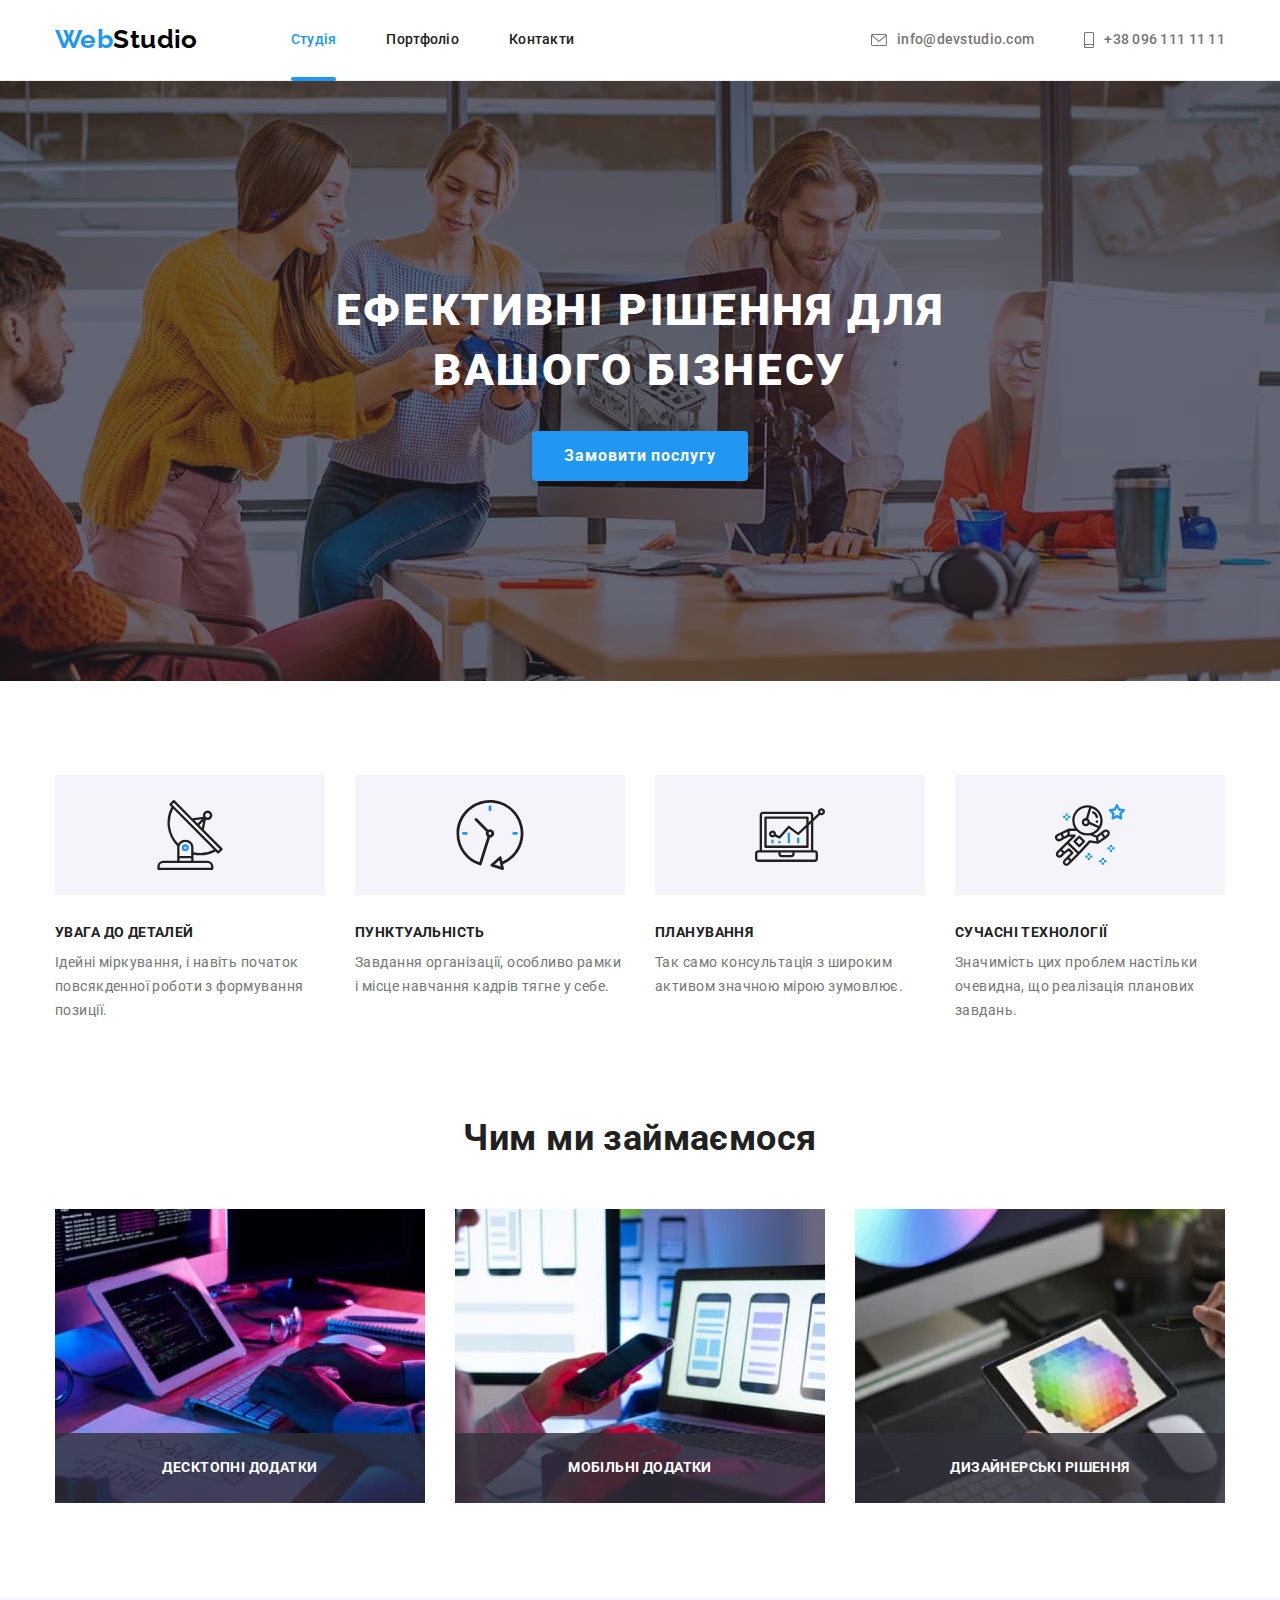
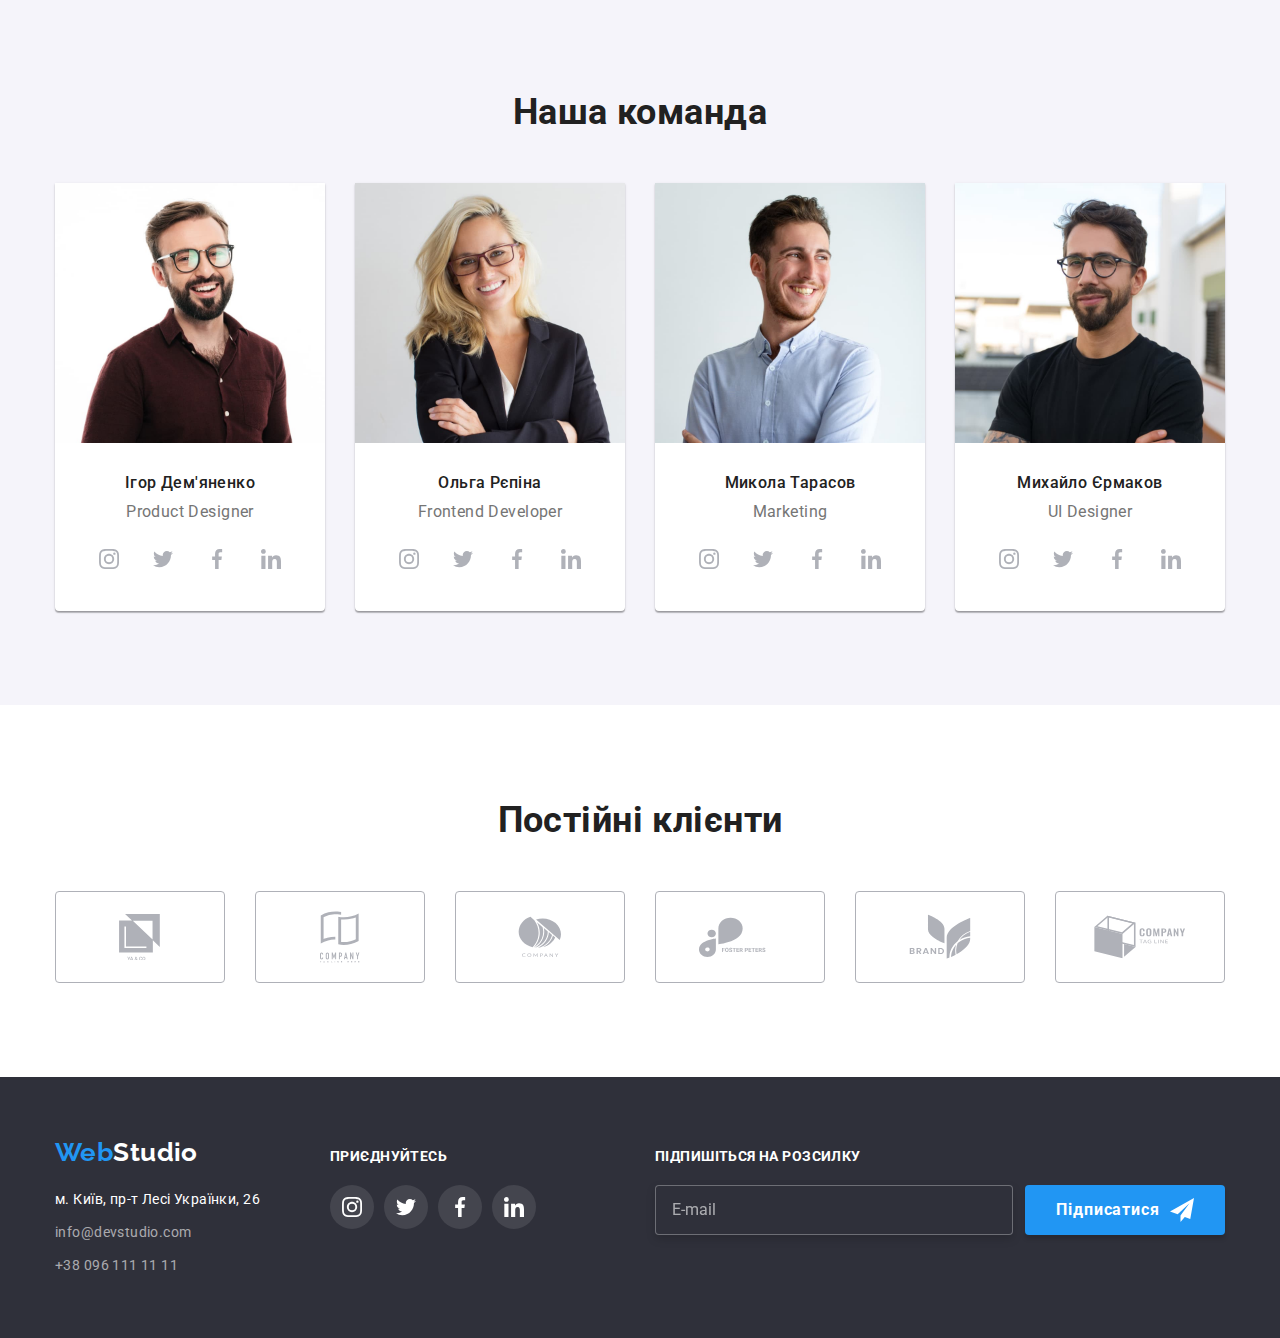
<file: index.html>
<!DOCTYPE html>
<html lang="uk">

<head>
    <meta charset="UTF-8">
    <meta http-equiv="X-UA-Compatible" content="IE=edge">
    <meta name="viewport" content="width=device-width, initial-scale=1.0">
    <title>Студія</title>
    <link rel="preconnect" href="https://fonts.googleapis.com">
    <link rel="preconnect" href="https://fonts.gstatic.com" crossorigin>
    <link
        href="https://fonts.googleapis.com/css2?family=Raleway:wght@700&family=Roboto:wght@400;500;700;900&display=swap"
        rel="stylesheet">
    <link rel="stylesheet"
        href="https://cdnjs.cloudflare.com/ajax/libs/modern-normalize/1.1.0/modern-normalize.min.css">
    <link rel="stylesheet" href="./css/main.min.css">
</head>

<body>
    <header class="header">
        <div class="container header__container">
            <nav class="header__nav">
                <a class="header__logo logo" lang="en" href="./index.html">Web<span
                        class="header__logo--black">Studio</span></a>
                <ul class="nav">
                    <li class="nav__item nav__item--current"><a class="nav__link link nav__link--current"
                            href="./index.html">Студія</a>
                    </li>
                    <li class="nav__item"><a class="nav__link" href="./portfolio.html">Портфоліо</a>
                    </li>
                    <li class="nav__item"><a class="nav__link" href="#">Контакти</a></li>
                </ul>
            </nav>
            <ul class="header-contact">
                <li class="header-contact__item"><a class="header-contact__link" href="mailto:info@devstudio.com"
                        aria-label="Надіслати Email" title="Надіслати Email">
                        <svg class="header-contact__envelope header-contact__icon--right">
                            <use href="./images/icons.svg#icon-envelope"></use>
                        </svg>
                        info@devstudio.com</a>
                </li>
                <li class="header-contact__item"><a class="header-contact__link" href="tel:+380961111111"
                        aria-label="Подзвонити" title="Подзвонити">
                        <svg class="header-contact__smartphone header-contact__icon--right">
                            <use href="./images/icons.svg#icon-smartphone"></use>
                        </svg>
                        +38 096 111 11 11</a>
                </li>
            </ul>
        </div>
    </header>
    <main class="main">
        <section class="hero">
            <div class="container">
                <h1 class="hero__title">Ефективні рішення для вашого бізнесу</h1>
                <button class="hero__btn" type="button" data-modal-open>Замовити послугу</button>
            </div>
        </section>
        <section class="scills">
            <div class="container">
                <h2 class="hidden">Наші переваги</h2>
                <ul class="scills__items">
                    <li class="scills__item">
                        <div class="scills__icons">
                            <svg class="scills__svg">
                                <use href="./images/icons.svg#icon-antenna"></use>
                            </svg>
                        </div>
                        <h3 class="scills__subtitle">Увага до деталей</h3>
                        <p class="scills__text">Ідейні міркування, і навіть початок повсякденної роботи з формування
                            позиції.
                        </p>
                    </li>
                    <li class="scills__item">
                        <div class="scills__icons">
                            <svg class="scills__svg">
                                <use href="./images/icons.svg#icon-clock"></use>
                            </svg>
                        </div>
                        <h3 class="scills__subtitle">Пунктуальність</h3>
                        <p class="scills__text">Завдання організації, особливо рамки і місце навчання кадрів тягне у
                            себе.
                        </p>
                    </li>
                    <li class="scills__item">
                        <div class="scills__icons">
                            <svg class="scills__svg">
                                <use href="./images/icons.svg#icon-diagram"></use>
                            </svg>
                        </div>
                        <h3 class="scills__subtitle">Планування</h3>
                        <p class="scills__text">Так само консультація з широким активом значною мірою зумовлює.</p>
                    </li>
                    <li class="scills__item">
                        <div class="scills__icons">
                            <svg class="scills__svg">
                                <use href="./images/icons.svg#icon-astronaut"></use>
                            </svg>
                        </div>
                        <h3 class="scills__subtitle">Сучасні технології</h3>
                        <p class="scills__text">Значимість цих проблем настільки очевидна, що реалізація планових
                            завдань.
                        </p>
                    </li>
                </ul>
            </div>
        </section>
        <section class="work">
            <div class="container">
                <h2 class="work__title">Чим ми займаємося</h2>
                <ul class="work__items">
                    <li class="work__item">
                        <img src="./images/img_1.jpg" alt="Людина набирає текст на планшеті">
                        <h3 class="work__subtitle">Десктопні додатки</h3>
                    </li>

                    <li class="work__item">
                        <img src="./images/img_2.jpg" alt="На екрані ноутбука макети смартфонів">
                        <h3 class="work__subtitle">Мобільні додатки</h3>
                    </li>

                    <li class="work__item">
                        <img src="./images/img_3.jpg" alt="Людина обирає колір графіки на екрані планшета">
                        <h3 class="work__subtitle">Дизайнерські рішення</h3>
                    </li>
                </ul>
            </div>
        </section>
        <section class="team">
            <div class="container">
                <h2 class="team__title">Наша команда</h2>
                <ul class="team__items">
                    <li class="team__item">
                        <img src="./images/prod_designer.jpg" alt="Фото Ігор Дем'яненко">
                        <div class="team__content">
                            <h3 class="team__subtitle">Ігор Дем'яненко</h3>
                            <p class="team__text" lang="en">Product Designer</p>
                            <ul class="team__social-items">
                                <li class="team__social-item">
                                    <a class="team__social-link" href="#" target="_blank" aria-label="Профіль Instagram"
                                        title="Профіль Instagram">
                                        <svg class="team__social-svg">
                                            <use href="./images/icons.svg#icon-instagram"></use>
                                        </svg>
                                    </a>
                                </li>
                                <li class="team__social-item">
                                    <a class="team__social-link" href="#" target="_blank" aria-label="Профіль Twitter"
                                        title="Профіль Twitter">
                                        <svg class="team__social-svg">
                                            <use href="./images/icons.svg#icon-twitter"></use>
                                        </svg>
                                    </a>
                                </li>
                                <li class="team__social-item">
                                    <a class="team__social-link" href="#" target="_blank" aria-label="Профіль Facebook"
                                        title="Профіль Facebook">
                                        <svg class="team__social-svg">
                                            <use href="./images/icons.svg#icon-facebook"></use>
                                        </svg>
                                    </a>
                                </li>
                                <li class="team__social-item">
                                    <a class="team__social-link" href="#" target="_blank" aria-label="Профіль Linkedin"
                                        title="Профіль Linkedin">
                                        <svg class="team__social-svg">
                                            <use href="./images/icons.svg#icon-linkedin"></use>
                                        </svg>
                                    </a>
                                </li>
                            </ul>
                        </div>
                    </li>
                    <li class="team__item">
                        <img src="./images/developer.jpg" alt="Фото Ольга Рєпіна">
                        <div class="team__content">
                            <h3 class="team__subtitle">Ольга Рєпіна</h3>
                            <p class="team__text" lang="en">Frontend Developer</p>
                            <ul class="team__social-items">
                                <li class="team__social-item">
                                    <a class="team__social-link" href="#" target="_blank" aria-label="Профіль Instagram"
                                        title="Профіль Instagram">
                                        <svg class="team__social-svg">
                                            <use href="./images/icons.svg#icon-instagram"></use>
                                        </svg>
                                    </a>
                                </li>
                                <li class="team__social-item">
                                    <a class="team__social-link" href="#" target="_blank" aria-label="Профіль Twitter"
                                        title="Профіль Twitter">
                                        <svg class="team__social-svg">
                                            <use href="./images/icons.svg#icon-twitter"></use>
                                        </svg>
                                    </a>
                                </li>
                                <li class="team__social-item">
                                    <a class="team__social-link" href="#" target="_blank" aria-label="Профіль Facebook"
                                        title="Профіль Facebook">
                                        <svg class="team__social-svg">
                                            <use href="./images/icons.svg#icon-facebook"></use>
                                        </svg>
                                    </a>
                                </li>
                                <li class="team__social-item">
                                    <a class="team__social-link" href="#" target="_blank" aria-label="Профіль Linkedin"
                                        title="Профіль Linkedin">
                                        <svg class="team__social-svg">
                                            <use href="./images/icons.svg#icon-linkedin"></use>
                                        </svg>
                                    </a>
                                </li>
                            </ul>
                        </div>
                    </li>
                    <li class="team__item">
                        <img src="./images/marketing.jpg" alt=" Фото Микола Тарасов">
                        <div class="team__content">
                            <h3 class="team__subtitle">Микола Тарасов</h3>
                            <p class="team__text" lang="en">Marketing</p>
                            <ul class="team__social-items">
                                <li class="team__social-item">
                                    <a class="team__social-link" href="#" target="_blank" aria-label="Профіль Instagram"
                                        title="Профіль Instagram">
                                        <svg class="team__social-svg">
                                            <use href="./images/icons.svg#icon-instagram"></use>
                                        </svg>
                                    </a>
                                </li>
                                <li class="team__social-item">
                                    <a class="team__social-link" href="#" target="_blank" aria-label="Профіль Twitter"
                                        title="Профіль Twitter">
                                        <svg class="team__social-svg">
                                            <use href="./images/icons.svg#icon-twitter"></use>
                                        </svg>
                                    </a>
                                </li>
                                <li class="team__social-item">
                                    <a class="team__social-link" href="#" target="_blank" aria-label="Профіль Facebook"
                                        title="Профіль Facebook">
                                        <svg class="team__social-svg">
                                            <use href="./images/icons.svg#icon-facebook"></use>
                                        </svg>
                                    </a>
                                </li>
                                <li class="team__social-item">
                                    <a class="team__social-link" href="#" target="_blank" aria-label="Профіль Linkedin"
                                        title="Профіль Linkedin">
                                        <svg class="team__social-svg">
                                            <use href="./images/icons.svg#icon-linkedin"></use>
                                        </svg>
                                    </a>
                                </li>
                            </ul>
                        </div>
                    </li>
                    <li class="team__item">
                        <img src="./images/ui_designer.jpg" alt="Фото Михайло Єрмаков">
                        <div class="team__content">
                            <h3 class="team__subtitle">Михайло Єрмаков</h3>
                            <p class="team__text" lang="en">UI Designer</p>
                            <ul class="team__social-items">
                                <li class="team__social-item">
                                    <a class="team__social-link" href="#" target="_blank" aria-label="Профіль Instagram"
                                        title="Профіль Instagram">
                                        <svg class="team__social-svg">
                                            <use href="./images/icons.svg#icon-instagram"></use>
                                        </svg>
                                    </a>
                                </li>
                                <li class="team__social-item">
                                    <a class="team__social-link" href="#" target="_blank" aria-label="Профіль Twitter"
                                        title="Профіль Twitter">
                                        <svg class="team__social-svg">
                                            <use href="./images/icons.svg#icon-twitter"></use>
                                        </svg>
                                    </a>
                                </li>
                                <li class="team__social-item">
                                    <a class="team__social-link" href="#" target="_blank" aria-label="Профіль Facebook"
                                        title="Профіль Facebook">
                                        <svg class="team__social-svg">
                                            <use href="./images/icons.svg#icon-facebook"></use>
                                        </svg>
                                    </a>
                                </li>
                                <li class="team__social-item">
                                    <a class="team__social-link" href="#" target="_blank" aria-label="Профіль Linkedin"
                                        title="Профіль Linkedin">
                                        <svg class="team__social-svg">
                                            <use href="./images/icons.svg#icon-linkedin"></use>
                                        </svg>
                                    </a>
                                </li>
                            </ul>
                        </div>
                    </li>
                </ul>
            </div>
        </section>
        <section class="clients">
            <div class="container">
                <h2 class="clients__title">Постійні клієнти</h2>
                <ul class="clients__items">
                    <li class="clients__item">
                        <a class="clients__link" href="" aria-label="YA & CO" title="YA & CO">
                            <svg class="clients__svg company-1">
                                <use href="./images/icons.svg#icon-company_1"></use>
                            </svg>
                        </a>
                    </li>
                    <li class="clients__item">
                        <a class="clients__link" href="" aria-label="Company tagline here" title="Company tagline here">
                            <svg class="clients__svg company-2">
                                <use href="./images/icons.svg#icon-company_2"></use>
                            </svg>
                        </a>
                    </li>
                    <li class="clients__item">
                        <a class="clients__link" href="" aria-label="Company" title="Company">
                            <svg class="clients__svg company-3">
                                <use href="./images/icons.svg#icon-company_3"></use>
                            </svg>
                        </a>
                    </li>
                    <li class="clients__item">
                        <a class="clients__link" href="" aria-label="Foster Peters" title="Foster Peters">
                            <svg class="clients__svg company-4">
                                <use href="./images/icons.svg#icon-company_4"></use>
                            </svg>
                        </a>
                    </li>
                    <li class="clients__item">
                        <a class="clients__link" href="" aria-label="Brand" title="Brand">
                            <svg class="clients__svg company-5">
                                <use href="./images/icons.svg#icon-company_5"></use>
                            </svg>
                        </a>
                    </li>
                    <li class="clients__item">
                        <a class="clients__link" href="" aria-label="Company Tag Line" title="Company Tag Line">
                            <svg class="clients__svg company-6">
                                <use href="./images/icons.svg#icon-company_6"></use>
                            </svg>
                        </a>
                    </li>
                </ul>
            </div>
        </section>
    </main>
    <footer class="footer">
        <div class="container">
            <div class="footer__flex">
                <div class="footer__contacts">
                    <a class="footer__logo logo" lang="en" href="./index.html">Web<span
                            class="footer__logo--white">Studio</span></a>
                    <address>
                        <ul class="footer__items">
                            <li class="footer__item"><a class="footer__link footer__link--white" href="
                                            https://goo.gl/maps/CPtrU1FHBa2aNyZL9" target="_blank"
                                    rel="noopener noreferrer nofollow">м.
                                    Київ, пр-т Лесі
                                    Українки, 26</a></li>
                            <li class="footer__item"><a class="footer__link"
                                    href="mailto:info@devstudio.com">info@devstudio.com</a>
                            </li>
                            <li class="footer__item"><a class="footer__link" href="tel:+380961111111">+38 096 111
                                    11 11</a>
                            </li>
                        </ul>
                    </address>
                </div>
                <div class="footer__social">
                    <h2 class="footer__subtitle">Приєднуйтесь</h2>
                    <ul class="footer__social-items">
                        <li class="footer__social-item">
                            <a class="footer__social-link" href="#" target="_blank" aria-label="Логотип Instagram"
                                title="Підписуйтесь у Instagram">
                                <svg class="footer__social-svg">
                                    <use href="./images/icons.svg#icon-instagram"></use>
                                </svg>
                            </a>
                        </li>
                        <li class="footer__social-item">
                            <a class="footer__social-link" href="#" target="_blank" aria-label="Логотип Twitter"
                                title="Підписуйтесь у Twitter">
                                <svg class="footer__social-svg">
                                    <use href="./images/icons.svg#icon-twitter"></use>
                                </svg>
                            </a>
                        </li>
                        <li class="footer__social-item">
                            <a class="footer__social-link" href="#" target="_blank" aria-label="Логотип Facebook"
                                title="Підписуйтесь у Facebook">
                                <svg class="footer__social-svg">
                                    <use href="./images/icons.svg#icon-facebook"></use>
                                </svg>
                            </a>
                        </li>
                        <li class="footer__social-item">
                            <a class="footer__social-link" href="#" target="_blank" aria-label="Логотип Linkedin"
                                title="Підписуйтесь у Linkedin">
                                <svg class="footer__social-svg">
                                    <use href="./images/icons.svg#icon-linkedin"></use>
                                </svg>
                            </a>
                        </li>
                    </ul>
                </div>
                <form class="footer__form">
                    <div class="footer__form-subscribe">
                        <h2 class="hidden">Підписатися на розсилку</h2>
                        <label class="footer__form-label" for="subscribe-email">Підпишіться на розсилку</label>
                        <input class="footer__form-email" type="email" name="subscribe-email" id="subscribe-email"
                            placeholder="E-mail" required>
                    </div>
                    <button class="footer__form-button" type="submit">Підписатися
                        <svg class="footer__form-svg">
                            <use href="./images/icons.svg#icon-telegram"></use>
                        </svg>
                    </button>
                </form>
            </div>
        </div>
    </footer>
    <div class="backdrop is-hidden" data-modal>
        <div class="modal">
            <button class="modal__close" type="button" data-modal-close>
                <svg class="modal__svg">
                    <use href="./images/icons.svg#icon-closemodal"></use>
                </svg>
            </button>
            <form class="form">
                <p class="form__title">Залиште свої дані, ми вам передзвонимо</p>
                <div class="form__input-container">
                    <div class="form__field">
                        <label class="form__label" for="name">Ім'я</label>
                        <input class="form__input" type="text" name="name" id="name" required>
                        <svg class="form__svg">
                            <use href="./images/icons.svg#icon-person"></use>
                        </svg>
                    </div>
                    <div class="form__field">
                        <label class="form__label" for="tel">Телефон</label>
                        <input class="form__input" type="tel" name="tel" id="tel" required>
                        <svg class="form__svg">
                            <use href="./images/icons.svg#icon-phone"></use>
                        </svg>
                    </div>
                    <div class="form__field">
                        <label class="form__label" for="email">Пошта</label>
                        <input class="form__input" type="email" name="email" id="email" required>
                        <svg class="form__svg">
                            <use href="./images/icons.svg#icon-email"></use>
                        </svg>
                    </div>
                    <div class="form__field">
                        <label class="form__label" for="comment">Коментар</label>
                        <textarea class="form__comment form__comment--decor" name="comment" placeholder="Введіть текст"
                            id="comment"></textarea>
                    </div>
                </div>
                <div class="form__checkbox-container">
                    <label class="form__checkbox-label" for="policy">
                        <input class="form__checkbox" type="checkbox" name="policy" id="policy">
                        <svg class="form__checkbox-svg">
                            <use href="./images/icons.svg#icon-check"></use>
                        </svg>
                        <span>Погоджуюся з розсилкою та приймаю</span>&nbsp;
                        <a class="form__checkbox-link" href="#">Умови договору</a>
                    </label>
                </div>
                <button class="form__button" type="submit">Відправити</button>
            </form>
        </div>
    </div>
    <script src="./js/modal.js"></script>
</body>

</html>
</file>
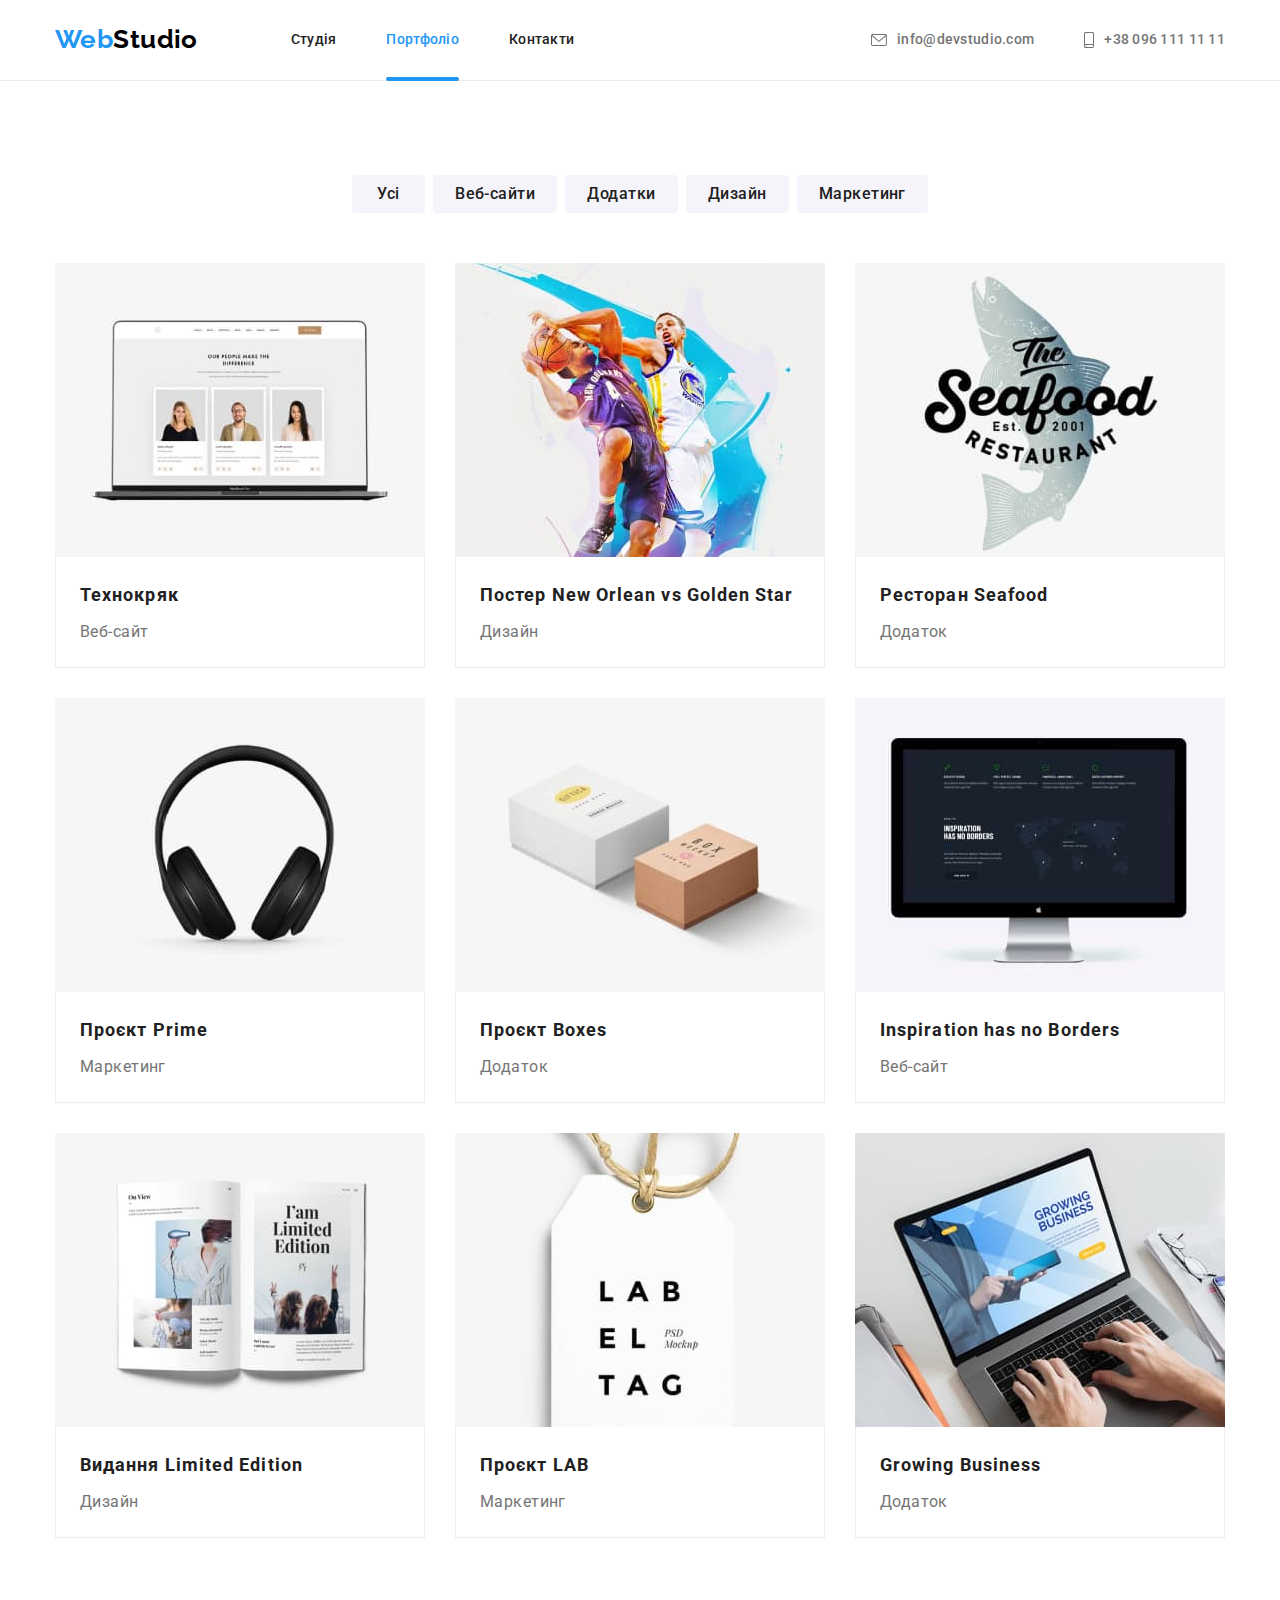
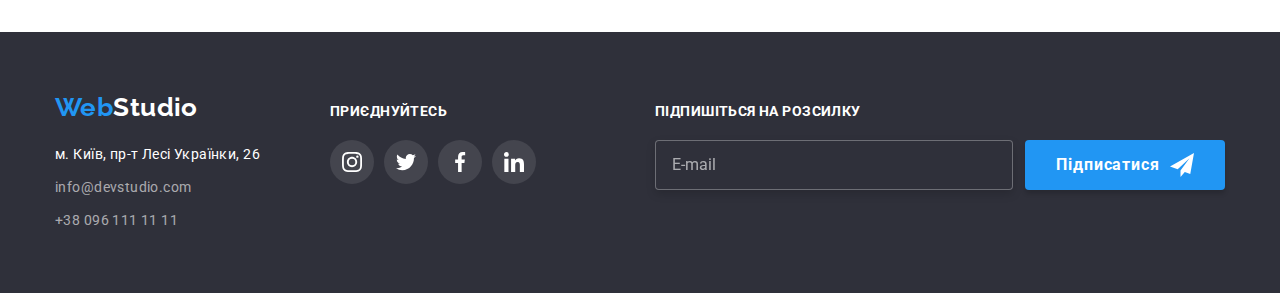
<file: portfolio.html>
<!DOCTYPE html>
<html lang="uk">

<head>
    <meta charset="UTF-8">
    <meta http-equiv="X-UA-Compatible" content="IE=edge">
    <meta name="viewport" content="width=device-width, initial-scale=1.0">
    <title>Портфоліо</title>
    <link rel="preconnect" href="https://fonts.googleapis.com">
    <link rel="preconnect" href="https://fonts.gstatic.com" crossorigin>
    <link
        href="https://fonts.googleapis.com/css2?family=Raleway:wght@700&family=Roboto:wght@400;500;700;900&display=swap"
        rel="stylesheet">
    <link rel="stylesheet"
        href="https://cdnjs.cloudflare.com/ajax/libs/modern-normalize/1.1.0/modern-normalize.min.css">
    <link rel="stylesheet" href="./css/main.min.css">
</head>

<body>
    <header class="header">
        <div class="container header__container">
            <nav class="header__nav">
                <a class="header__logo logo" lang="en" href="./index.html">Web<span
                        class="header__logo--black">Studio</span></a>
                <ul class="nav">
                    <li class="nav__item"><a class="nav__link" href="./index.html">Студія</a>
                    </li>
                    <li class="nav__item nav__item--current"><a class="nav__link nav__link--current"
                            href="./portfolio.html">Портфоліо</a>
                    </li>
                    <li class="nav__item"><a class="nav__link" href="#">Контакти</a></li>
                </ul>
            </nav>
            <ul class="header-contact">
                <li class="header-contact__item"><a class="header-contact__link" href="mailto:info@devstudio.com"
                        aria-label="Надіслати Email" title="Надіслати Email">
                        <svg class="header-contact__envelope header-contact__icon--right">
                            <use href="./images/icons.svg#icon-envelope"></use>
                        </svg>
                        info@devstudio.com</a>
                </li>
                <li class="header-contact__item"><a class="header-contact__link" href="tel:+380961111111"
                        aria-label="Подзвонити" title="Подзвонити">
                        <svg class="header-contact__smartphone header-contact__icon--right">
                            <use href="./images/icons.svg#icon-smartphone"></use>
                        </svg>
                        +38 096 111 11 11</a>
                </li>
            </ul>
        </div>
    </header>
    <main>
        <section class="portfolio-filter portfolio-card">
            <div class="container">
                <h1 class="hidden">Портфоліо</h1>
                <!-- Фильтр на странице портфолио -->
                <ul class="portfolio-filter__items">
                    <li class="portfolio-filter__item"><button class="portfolio-filter__button"
                            type="button">Усі</button></li>
                    <li class="portfolio-filter__item"><button class="portfolio-filter__button"
                            type="button">Веб-сайти</button>
                    </li>
                    <li class="portfolio-filter__item"><button class="portfolio-filter__button"
                            type="button">Додатки</button></li>
                    <li class="portfolio-filter__item"><button class="portfolio-filter__button"
                            type="button">Дизайн</button></li>
                    <li class="portfolio-filter__item"><button class="portfolio-filter__button"
                            type="button">Маркетинг</button>
                    </li>
                </ul>
                <!-- Готовые проекты -->
                <ul class="portfolio-card__items">
                    <li class="portfolio-card__item">
                        <a class="portfolio-card__link" href="">
                            <div class="portfolio-card__overlay">
                                <img src="images/techno_crack.jpg" alt="Ноутбук з картками">
                                <p class="portfolio-card__text">Ресурс пропонує комплексні пропозиції з різним рівнем
                                    функціоналу та сервісів. Все це дозволить відвідувачу отримати
                                    вичерпні відомості про компанію чи приватну особу.</p>
                            </div>
                            <div class="portfolio-card__content">
                                <h2 class="portfolio-card__subtitle">Технокряк</h2>
                                <p class="portfolio-card__description">Веб-сайт</p>
                            </div>
                        </a>
                    </li>
                    <li class="portfolio-card__item">
                        <a class="portfolio-card__link" href="">
                            <div class="portfolio-card__overlay">
                                <img src="images/orlean_star.jpg" alt="Два баскетболісти у стрибку">
                                <p class="portfolio-card__text">Ресурс пропонує комплексні пропозиції з різним рівнем
                                    функціоналу та сервісів. Все це дозволить відвідувачу отримати
                                    вичерпні відомості про компанію чи приватну особу.</p>
                            </div>
                            <div class="portfolio-card__content">
                                <h2 class="portfolio-card__subtitle">Постер New Orlean vs Golden Star</h2>
                                <p class="portfolio-card__description">Дизайн</p>
                            </div>
                        </a>
                    </li>
                    <li class="portfolio-card__item">
                        <a class="portfolio-card__link" href="">
                            <div class="portfolio-card__overlay">
                                <img src="images/sea_food.jpg" alt="Логотип ресторану">
                                <p class="portfolio-card__text">Ресурс пропонує комплексні пропозиції з різним рівнем
                                    функціоналу та сервісів. Все це дозволить відвідувачу отримати
                                    вичерпні відомості про компанію чи приватну особу.</p>
                            </div>
                            <div class="portfolio-card__content">
                                <h2 class="portfolio-card__subtitle">Ресторан Seafood</h2>
                                <p class="portfolio-card__description">Додаток</p>
                            </div>
                        </a>
                    </li>
                    <li class="portfolio-card__item">
                        <a class="portfolio-card__link" href="">
                            <div class="portfolio-card__overlay">
                                <img src="images/prime.jpg" alt="Великі навушники">
                                <p class="portfolio-card__text">Ресурс пропонує комплексні пропозиції з різним рівнем
                                    функціоналу та сервісів. Все це дозволить відвідувачу отримати
                                    вичерпні відомості про компанію чи приватну особу.</p>
                            </div>
                            <div class="portfolio-card__content">
                                <h2 class="portfolio-card__subtitle">Проєкт Prime</h2>
                                <p class="portfolio-card__description">Маркетинг</p>
                            </div>
                        </a>
                    </li>
                    <li class="portfolio-card__item">
                        <a class="portfolio-card__link" href="">
                            <div class="portfolio-card__overlay">
                                <img src="images/boxes.jpg" alt="Дві коробки">
                                <p class="portfolio-card__text">Ресурс пропонує комплексні пропозиції з різним рівнем
                                    функціоналу та сервісів. Все це дозволить відвідувачу отримати
                                    вичерпні відомості про компанію чи приватну особу.</p>
                            </div>
                            <div class="portfolio-card__content">
                                <h2 class="portfolio-card__subtitle">Проєкт Boxes</h2>
                                <p class="portfolio-card__description">Додаток</p>
                            </div>
                        </a>
                    </li>
                    <li class="portfolio-card__item">
                        <a class="portfolio-card__link" href="">
                            <div class="portfolio-card__overlay">
                                <img src="images/inspiration.jpg" alt="Дизайн сайту на моніторі комп'ютера">
                                <p class="portfolio-card__text">Ресурс пропонує комплексні пропозиції з різним рівнем
                                    функціоналу та сервісів. Все це дозволить відвідувачу отримати
                                    вичерпні відомості про компанію чи приватну особу.</p>
                            </div>
                            <div class="portfolio-card__content">
                                <h2 class="portfolio-card__subtitle">Inspiration has no Borders</h2>
                                <p class="portfolio-card__description">Веб-сайт</p>
                            </div>
                        </a>
                    </li>
                    <li class="portfolio-card__item">
                        <a class="portfolio-card__link" href="">
                            <div class="portfolio-card__overlay">
                                <img src="images/limit_edit.jpg" alt="Відкрита книга з ілюстраціями">
                                <p class="portfolio-card__text">Ресурс пропонує комплексні пропозиції з різним рівнем
                                    функціоналу та сервісів. Все це дозволить відвідувачу отримати
                                    вичерпні відомості про компанію чи приватну особу.</p>
                            </div>
                            <div class="portfolio-card__content">
                                <h2 class="portfolio-card__subtitle">Видання Limited Edition</h2>
                                <p class="portfolio-card__description">Дизайн</p>
                            </div>
                        </a>
                    </li>
                    <li class="portfolio-card__item">
                        <a class="portfolio-card__link" href="">
                            <div class="portfolio-card__overlay">
                                <img src="images/lab.jpg" alt="Бірка з логотипом компанії">
                                <p class="portfolio-card__text">Ресурс пропонує комплексні пропозиції з різним рівнем
                                    функціоналу та сервісів. Все це дозволить відвідувачу отримати
                                    вичерпні відомості про компанію чи приватну особу.</p>
                            </div>
                            <div class="portfolio-card__content">
                                <h2 class="portfolio-card__subtitle">Проєкт LAB</h2>
                                <p class="portfolio-card__description">Маркетинг</p>
                            </div>
                        </a>
                    </li>
                    <li class="portfolio-card__item">
                        <a class="portfolio-card__link" href="">
                            <div class="portfolio-card__overlay">
                                <img src="images/bisiness.jpg" alt="Людина набирає текст на ноутбуці">
                                <p class="portfolio-card__text">Ресурс пропонує комплексні пропозиції з різним рівнем
                                    функціоналу та сервісів. Все це дозволить відвідувачу отримати
                                    вичерпні відомості про компанію чи приватну особу.</p>
                            </div>
                            <div class="portfolio-card__content">
                                <h2 class="portfolio-card__subtitle">Growing Business</h2>
                                <p class="portfolio-card__description">Додаток</p>
                            </div>
                        </a>
                    </li>
                </ul>
            </div>
        </section>
    </main>
    <footer class="footer">
        <div class="container">
            <div class="footer__flex">
                <div class="footer__contacts">
                    <a class="footer__logo logo" lang="en" href="./index.html">Web<span
                            class="footer__logo--white">Studio</span></a>
                    <!-- Адрес компании -->
                    <address>
                        <ul class="footer__items">
                            <li class="footer__item"><a class="footer__link footer__link--white" href="
                                                https://goo.gl/maps/CPtrU1FHBa2aNyZL9" target="_blank"
                                    rel="noopener noreferrer nofollow">м.
                                    Київ, пр-т Лесі
                                    Українки, 26</a></li>
                            <li class="footer__item"><a class="footer__link"
                                    href="mailto:info@devstudio.com">info@devstudio.com</a>
                            </li>
                            <li class="footer__item"><a class="footer__link" href="tel:+380961111111">+38 096 111
                                    11 11</a>
                            </li>
                        </ul>
                    </address>
                </div>
                <div class="footer__social">
                    <h2 class="footer__subtitle">Приєднуйтесь</h2>
                    <ul class="footer__social-items">
                        <li class="footer__social-item">
                            <a class="footer__social-link" href="#" target="_blank" aria-label="Логотип Instagram"
                                title="Підписуйтесь у Instagram">
                                <svg class="footer__social-svg">
                                    <use href="./images/icons.svg#icon-instagram"></use>
                                </svg>
                            </a>
                        </li>
                        <li class="footer__social-item">
                            <a class="footer__social-link" href="#" target="_blank" aria-label="Логотип Twitter"
                                title="Підписуйтесь у Twitter">
                                <svg class="footer__social-svg">
                                    <use href="./images/icons.svg#icon-twitter"></use>
                                </svg>
                            </a>
                        </li>
                        <li class="footer__social-item">
                            <a class="footer__social-link" href="#" target="_blank" aria-label="Логотип Facebook"
                                title="Підписуйтесь у Facebook">
                                <svg class="footer__social-svg">
                                    <use href="./images/icons.svg#icon-facebook"></use>
                                </svg>
                            </a>
                        </li>
                        <li class="footer__social-item">
                            <a class="footer__social-link" href="#" target="_blank" aria-label="Логотип Linkedin"
                                title="Підписуйтесь у Linkedin">
                                <svg class="footer__social-svg">
                                    <use href="./images/icons.svg#icon-linkedin"></use>
                                </svg>
                            </a>
                        </li>
                    </ul>
                </div>
                <form class="footer__form">
                    <div class="footer__form-subscribe">
                        <h2 class="hidden">Підписатися на розсилку</h2>
                        <label class="footer__form-label" for="subscribe-email">Підпишіться на розсилку</label>
                        <input class="footer__form-email" type="email" name="subscribe-email" id="subscribe-email"
                            placeholder="E-mail" required>
                    </div>
                    <button class="footer__form-button" type="submit">Підписатися
                        <svg class="footer__form-svg">
                            <use href="./images/icons.svg#icon-telegram"></use>
                        </svg>
                    </button>
                </form>
            </div>
        </div>
    </footer>
</body>

</html>
</file>
<file: css/main.min.css>
body{background-color:#fff;color:#212121;font-family:"Roboto",sans-serif;font-size:14px;letter-spacing:.03em;line-height:1.14}h1,h2,h3,h4,h5,h6,p,ul,a,img,button,input{margin:0;padding:0}img{display:block;max-width:100%;height:auto}a{display:inline-block}address{font-style:normal}button{border:none}.container{max-width:1200px;padding-left:15px;padding-right:15px;margin-left:auto;margin-right:auto}.logo{font-family:"Raleway",sans-serif;font-weight:700;font-size:26px;line-height:1.2;color:#2196f3}.portfolio-card__items,.portfolio-filter__items,.footer__social-items,.footer__items,.clients__items,.team__social-items,.team__items,.work__items,.scills__items,.header-contact,.nav{list-style:none;padding-left:0;margin:0}a,.logo{text-decoration:none}.portfolio-filter,.clients,.team,.work,.scills{padding-top:94px;padding-bottom:94px}.clients__title,.team__title,.work__title{font-weight:700;font-size:36px;line-height:1.17;text-align:center;margin-bottom:50px}.form__checkbox,.hidden{position:absolute;white-space:nowrap;width:1px;height:1px;overflow:hidden;border:0;padding:0;clip:rect(0 0 0 0);-webkit-clip-path:inset(50%);clip-path:inset(50%);margin:-1px}.form__button,.form__checkbox-label,.modal__close,.backdrop,.footer__form-button,.footer__social-link,.team__social-link{display:-webkit-box;display:-ms-flexbox;display:flex;-webkit-box-align:center;-ms-flex-align:center;align-items:center;-webkit-box-pack:center;-ms-flex-pack:center;justify-content:center}.header{border-bottom:1px solid #ececec}.header__container{display:-webkit-box;display:-ms-flexbox;display:flex;-webkit-box-align:center;-ms-flex-align:center;align-items:center}.header__nav{display:-webkit-box;display:-ms-flexbox;display:flex;-webkit-box-align:center;-ms-flex-align:center;align-items:center}.header__logo{padding-top:24px;padding-bottom:25px}.header__logo--black{color:#000}.nav{display:-webkit-box;display:-ms-flexbox;display:flex;margin-left:93px}.nav__item--current{color:#2196f3}.nav__item:not(:last-child){margin-right:50px}.nav__link{position:relative;display:block;padding-top:32px;padding-bottom:32px;font-weight:500;letter-spacing:.02em;color:inherit;-webkit-transition:color 250ms cubic-bezier(0.4, 0, 0.2, 1);transition:color 250ms cubic-bezier(0.4, 0, 0.2, 1)}.nav__link:hover,.nav__link:focus{color:#2196f3}.nav__link--current::after{position:absolute;display:block;content:"";bottom:-1px;left:0;width:100%;height:4px;border-radius:2px;background-color:#2196f3}.header-contact{display:-webkit-box;display:-ms-flexbox;display:flex;margin-left:auto}.header-contact__item:not(:last-child){margin-right:50px}.header-contact__link{display:-webkit-inline-box;display:-ms-inline-flexbox;display:inline-flex;-webkit-box-align:center;-ms-flex-align:center;align-items:center;font-weight:500;letter-spacing:.02em;color:#757575;padding-top:32px;padding-bottom:32px;-webkit-transition:color 250ms cubic-bezier(0.4, 0, 0.2, 1);transition:color 250ms cubic-bezier(0.4, 0, 0.2, 1)}.header-contact__link:hover,.header-contact__link:focus{color:#2196f3}.header-contact__envelope{width:16px;height:12px;fill:currentColor}.header-contact__smartphone{width:10px;height:16px;fill:currentColor}.header-contact__icon--right{margin-right:10px}.hero{padding-top:200px;padding-bottom:200px;text-align:center;background-color:#c4c4c4;color:#fff;max-width:1600px;margin-left:auto;margin-right:auto;background-image:-webkit-gradient(linear, left top, right top, from(rgba(47, 48, 58, 0.4)), to(rgba(47, 48, 58, 0.4))),url(../images/hero.jpg);background-image:linear-gradient(to right, rgba(47, 48, 58, 0.4), rgba(47, 48, 58, 0.4)),url(../images/hero.jpg);background-repeat:no-repeat;background-position:center;background-size:cover}.hero__title{margin-bottom:30px;margin-left:auto;margin-right:auto;max-width:696px;font-weight:900;font-size:44px;line-height:1.36;letter-spacing:.06em;text-transform:uppercase}.hero__btn{display:inline-block;font-family:inherit;border-radius:4px;cursor:pointer;background-color:#2196f3;-webkit-box-shadow:0px 4px 4px rgba(0,0,0,.15);box-shadow:0px 4px 4px rgba(0,0,0,.15);min-width:216px;padding-left:32px;padding-right:32px;padding-top:10px;padding-bottom:10px;border:rgba(0,0,0,0);font-weight:700;font-size:16px;line-height:1.88;letter-spacing:.06em;color:#fff;-webkit-transition:background-color 250ms cubic-bezier(0.4, 0, 0.2, 1);transition:background-color 250ms cubic-bezier(0.4, 0, 0.2, 1)}.hero__btn:hover,.hero__btn:focus{background:#188ce8;-webkit-box-shadow:0px 4px 4px rgba(0,0,0,.15);box-shadow:0px 4px 4px rgba(0,0,0,.15);border-radius:4px;cursor:pointer}.scills__items{display:-webkit-box;display:-ms-flexbox;display:flex;gap:30px}.scills__item{-ms-flex-preferred-size:calc((100% - 90px)/4);flex-basis:calc((100% - 90px)/4)}.scills__subtitle{margin-bottom:10px;font-weight:700;text-transform:uppercase;font-size:14px}.scills__text{color:#757575;line-height:1.71}.scills__icons{display:-webkit-box;display:-ms-flexbox;display:flex;height:120px;-webkit-box-align:center;-ms-flex-align:center;align-items:center;-webkit-box-pack:center;-ms-flex-pack:center;justify-content:center;margin-bottom:30px;background-color:#f5f4fa}.scills__svg{width:70px;height:70px}.work{padding-top:0}.work__items{display:-webkit-box;display:-ms-flexbox;display:flex;margin-left:-30px}.work__item{position:relative;-ms-flex-preferred-size:calc(33.3333333333% - 30px);flex-basis:calc(33.3333333333% - 30px);margin-left:30px}.work__subtitle{position:absolute;width:100%;bottom:0;left:0;padding-top:27px;padding-bottom:27px;font-size:14px;text-align:center;text-transform:uppercase;color:#fff;background-color:rgba(47,48,58,.8)}.team{background-color:#f5f4fa}.team__items{display:-webkit-box;display:-ms-flexbox;display:flex;margin-left:-30px}.team__item{-ms-flex-preferred-size:calc(25% - 30px);flex-basis:calc(25% - 30px);margin-left:30px;background-color:#fff;-webkit-box-shadow:0px 1px 3px rgba(0,0,0,.12),0px 1px 1px rgba(0,0,0,.14),0px 2px 1px rgba(0,0,0,.2);box-shadow:0px 1px 3px rgba(0,0,0,.12),0px 1px 1px rgba(0,0,0,.14),0px 2px 1px rgba(0,0,0,.2);border-radius:0px 0px 4px 4px}.team__content{padding-top:30px;padding-bottom:30px;padding-left:32px;padding-right:32px;text-align:center;line-height:1.19}.team__subtitle{font-weight:500;margin-bottom:10px;font-size:16px}.team__text{color:#757575;font-size:16px;margin-bottom:16px}.team__social-items{display:-webkit-box;display:-ms-flexbox;display:flex;gap:10px}.team__social-item{-ms-flex-preferred-size:calc((100% - 30px)/4);flex-basis:calc((100% - 30px)/4)}.team__social-link{width:44px;height:44px;border-radius:50%;color:#afb1b8;-webkit-transition:background-color 250ms cubic-bezier(0.4, 0, 0.2, 1),color 250ms cubic-bezier(0.4, 0, 0.2, 1);transition:background-color 250ms cubic-bezier(0.4, 0, 0.2, 1),color 250ms cubic-bezier(0.4, 0, 0.2, 1)}.team__social-link:hover,.team__social-link:focus{color:#fff;background-color:#2196f3}.team__social-svg{width:20px;height:20px;fill:currentColor}.clients__items{display:-webkit-box;display:-ms-flexbox;display:flex;gap:30px}.clients__item{-ms-flex-preferred-size:calc((100% - 150px)/6);flex-basis:calc((100% - 150px)/6)}.clients__link{display:-webkit-box;display:-ms-flexbox;display:flex;height:92px;-webkit-box-align:center;-ms-flex-align:center;align-items:center;-webkit-box-pack:center;-ms-flex-pack:center;justify-content:center;color:#afb1b8;border:1px solid #afb1b8;border-radius:4px;padding:16px 32px;-webkit-transition:border-color 250ms cubic-bezier(0.4, 0, 0.2, 1),color 250ms cubic-bezier(0.4, 0, 0.2, 1);transition:border-color 250ms cubic-bezier(0.4, 0, 0.2, 1),color 250ms cubic-bezier(0.4, 0, 0.2, 1)}.clients__link:hover,.clients__link:focus{color:#2196f3;border-color:#2196f3}.clients__svg{fill:currentColor}.company-1{width:41px;height:46.7px}.company-2{width:40px;height:52px}.company-3{width:43.46px;height:41.18px}.company-4{width:84.44px;height:40.62px}.company-5{width:62.54px;height:45.43px}.company-6{width:93.79px;height:43.49px}.footer{padding-top:60px;padding-bottom:60px;background-color:#2f303a;color:#fff}.footer__logo{margin-bottom:20px}.footer__logo--white{color:#fff}.footer__link{font-style:normal;line-height:1.71;color:rgba(255,255,255,.6);-webkit-transition:color 250ms cubic-bezier(0.4, 0, 0.2, 1);transition:color 250ms cubic-bezier(0.4, 0, 0.2, 1)}.footer__link--white{color:#fff}.footer__link:hover,.footer__link:focus{color:#2196f3}.footer__item:not(:last-child){margin-bottom:9px}.footer__flex{display:-webkit-box;display:-ms-flexbox;display:flex;-webkit-box-align:baseline;-ms-flex-align:baseline;align-items:baseline}.footer__social{display:-webkit-box;display:-ms-flexbox;display:flex;-webkit-box-orient:vertical;-webkit-box-direction:normal;-ms-flex-direction:column;flex-direction:column}.footer__contacts{margin-right:70px}.footer__social-items{display:-webkit-box;display:-ms-flexbox;display:flex;gap:10px}.footer__social-item{-ms-flex-preferred-size:calc((100% - 30px)/4);flex-basis:calc((100% - 30px)/4)}.footer__social-link{width:44px;height:44px;border-radius:50%;background-color:rgba(255,255,255,.1);color:#fff;-webkit-transition:background-color 250ms cubic-bezier(0.4, 0, 0.2, 1),color 250ms cubic-bezier(0.4, 0, 0.2, 1);transition:background-color 250ms cubic-bezier(0.4, 0, 0.2, 1),color 250ms cubic-bezier(0.4, 0, 0.2, 1)}.footer__social-link:hover,.footer__social-link:focus{color:#fff;background-color:#2196f3}.footer__social-svg{width:20px;height:20px;fill:currentColor}.footer__subtitle{font-size:inherit;font-weight:700;text-transform:uppercase;color:#fff;margin-bottom:20px}.footer__form{display:-webkit-box;display:-ms-flexbox;display:flex;margin-left:auto;-webkit-box-align:end;-ms-flex-align:end;align-items:flex-end}.footer__form-subscribe{display:-webkit-box;display:-ms-flexbox;display:flex;-webkit-box-orient:vertical;-webkit-box-direction:normal;-ms-flex-direction:column;flex-direction:column;margin-right:12px}.footer__form-label{margin-bottom:20px;font-weight:700;text-transform:uppercase;color:#fff}.footer__form-email{padding:16px 16px;width:358px;border:1px solid rgba(255,255,255,.3);-webkit-filter:drop-shadow(0px 4px 4px rgba(0, 0, 0, 0.15));filter:drop-shadow(0px 4px 4px rgba(0, 0, 0, 0.15));border-radius:4px;color:#c4c4c4;background-color:#2f303a;-webkit-transition:border-color 250ms cubic-bezier(0.4, 0, 0.2, 1);transition:border-color 250ms cubic-bezier(0.4, 0, 0.2, 1)}.footer__form-email::-webkit-input-placeholder{font-size:16px;line-height:1.25;color:rgba(255,255,255,.6)}.footer__form-email::-moz-placeholder{font-size:16px;line-height:1.25;color:rgba(255,255,255,.6)}.footer__form-email:-ms-input-placeholder{font-size:16px;line-height:1.25;color:rgba(255,255,255,.6)}.footer__form-email::-ms-input-placeholder{font-size:16px;line-height:1.25;color:rgba(255,255,255,.6)}.footer__form-email::placeholder{font-size:16px;line-height:1.25;color:rgba(255,255,255,.6)}.footer__form-subscribe:focus-within .footer__form-email{border:solid 1px rgba(255,255,255,.6);outline:none}.footer__form-button{padding:10px 28px;min-width:200px;-webkit-box-shadow:0px 4px 4px rgba(0,0,0,.15);box-shadow:0px 4px 4px rgba(0,0,0,.15);border-radius:4px;font-weight:700;font-size:16px;line-height:1.88;letter-spacing:.06em;color:#fff;background-color:#2196f3;-webkit-transition:background-color 250ms cubic-bezier(0.4, 0, 0.2, 1);transition:background-color 250ms cubic-bezier(0.4, 0, 0.2, 1)}.footer__form-button:hover,.footer__form-button:focus{background-color:#188ce8;cursor:pointer}.footer__form-svg{width:24px;height:24px;fill:currentColor;margin-left:10px}.portfolio-filter__items{display:-webkit-box;display:-ms-flexbox;display:flex;margin-bottom:50px;-webkit-box-pack:center;-ms-flex-pack:center;justify-content:center}.portfolio-filter__item:not(:last-child){margin-right:8px}.portfolio-filter__button{display:inline-block;min-width:73px;border:rgba(0,0,0,0);padding-top:6px;padding-bottom:6px;padding-left:22px;padding-right:22px;font-weight:500;font-size:16px;line-height:1.62;text-align:center;letter-spacing:.03em;border-radius:4px;background-color:#f5f4fa;color:#212121;-webkit-transition:background-color 250ms cubic-bezier(0.4, 0, 0.2, 1),color 250ms cubic-bezier(0.4, 0, 0.2, 1),-webkit-box-shadow 250ms cubic-bezier(0.4, 0, 0.2, 1);transition:background-color 250ms cubic-bezier(0.4, 0, 0.2, 1),color 250ms cubic-bezier(0.4, 0, 0.2, 1),-webkit-box-shadow 250ms cubic-bezier(0.4, 0, 0.2, 1);transition:background-color 250ms cubic-bezier(0.4, 0, 0.2, 1),color 250ms cubic-bezier(0.4, 0, 0.2, 1),box-shadow 250ms cubic-bezier(0.4, 0, 0.2, 1);transition:background-color 250ms cubic-bezier(0.4, 0, 0.2, 1),color 250ms cubic-bezier(0.4, 0, 0.2, 1),box-shadow 250ms cubic-bezier(0.4, 0, 0.2, 1),-webkit-box-shadow 250ms cubic-bezier(0.4, 0, 0.2, 1)}.portfolio-filter__button:hover,.portfolio-filter__button:focus{font-weight:500;font-size:16px;line-height:1.62;text-align:center;letter-spacing:.03em;-webkit-box-shadow:0px 3px 1px rgba(0,0,0,.1),0px 1px 2px rgba(0,0,0,.08),0px 2px 2px rgba(0,0,0,.12);box-shadow:0px 3px 1px rgba(0,0,0,.1),0px 1px 2px rgba(0,0,0,.08),0px 2px 2px rgba(0,0,0,.12);border-radius:4px;cursor:pointer;background-color:#2196f3;color:#fff}.portfolio-card__content{padding:20px 24px;border-right:1px solid #eee;border-bottom:1px solid #eee;border-left:1px solid #eee}.portfolio-card__items{display:-webkit-box;display:-ms-flexbox;display:flex;-ms-flex-wrap:wrap;flex-wrap:wrap;gap:30px}.portfolio-card__item{-ms-flex-preferred-size:calc((100% - 60px)/3);flex-basis:calc((100% - 60px)/3)}.portfolio-card__subtitle{margin-bottom:4px;font-weight:700;font-size:18px;line-height:2;letter-spacing:.06em;color:#212121}.portfolio-card__description{font-size:16px;line-height:1.88;color:#757575}.portfolio-card__link{-webkit-transition:-webkit-box-shadow 250ms cubic-bezier(0.4, 0, 0.2, 1);transition:-webkit-box-shadow 250ms cubic-bezier(0.4, 0, 0.2, 1);transition:box-shadow 250ms cubic-bezier(0.4, 0, 0.2, 1);transition:box-shadow 250ms cubic-bezier(0.4, 0, 0.2, 1), -webkit-box-shadow 250ms cubic-bezier(0.4, 0, 0.2, 1)}.portfolio-card__link:hover,.portfolio-card__link:focus{-webkit-box-shadow:0px 1px 1px rgba(0,0,0,.12),0px 4px 4px rgba(0,0,0,.06),1px 4px 6px rgba(0,0,0,.16);box-shadow:0px 1px 1px rgba(0,0,0,.12),0px 4px 4px rgba(0,0,0,.06),1px 4px 6px rgba(0,0,0,.16)}.portfolio-card__overlay{position:relative;overflow:hidden}.portfolio-card__text{position:absolute;width:100%;top:0;left:0;padding:63px 24px;font-size:18px;line-height:1.56;background-color:rgba(33,150,243,.9);color:#fff;-webkit-transform:translateY(100%);transform:translateY(100%);-webkit-transition:-webkit-transform 250ms cubic-bezier(0.4, 0, 0.2, 1);transition:-webkit-transform 250ms cubic-bezier(0.4, 0, 0.2, 1);transition:transform 250ms cubic-bezier(0.4, 0, 0.2, 1);transition:transform 250ms cubic-bezier(0.4, 0, 0.2, 1), -webkit-transform 250ms cubic-bezier(0.4, 0, 0.2, 1)}.portfolio-card__link:hover .portfolio-card__text,.portfolio-card__link:focus .portfolio-card__text{-webkit-transform:translateY(0);transform:translateY(0)}.backdrop{position:fixed;width:100vw;height:100vh;background-color:rgba(0,0,0,.2);top:0;left:0;-webkit-transition:opacity 250ms cubic-bezier(0.4, 0, 0.2, 1),visibility 250ms cubic-bezier(0.4, 0, 0.2, 1);transition:opacity 250ms cubic-bezier(0.4, 0, 0.2, 1),visibility 250ms cubic-bezier(0.4, 0, 0.2, 1)}.backdrop.is-hidden{opacity:0;visibility:hidden;pointer-events:none}.backdrop.is-hidden .modal{-webkit-transform:scale(2);transform:scale(2)}.modal{padding:40px;position:relative;width:528px;min-height:581px;background-color:#fff;-webkit-transform:scale(1);transform:scale(1);-webkit-box-shadow:0px 1px 3px rgba(0,0,0,.12),0px 1px 1px rgba(0,0,0,.14),0px 2px 1px rgba(0,0,0,.2);box-shadow:0px 1px 3px rgba(0,0,0,.12),0px 1px 1px rgba(0,0,0,.14),0px 2px 1px rgba(0,0,0,.2);border-radius:4px;-webkit-transition:-webkit-transform 250ms cubic-bezier(0.4, 0, 0.2, 1);transition:-webkit-transform 250ms cubic-bezier(0.4, 0, 0.2, 1);transition:transform 250ms cubic-bezier(0.4, 0, 0.2, 1);transition:transform 250ms cubic-bezier(0.4, 0, 0.2, 1), -webkit-transform 250ms cubic-bezier(0.4, 0, 0.2, 1)}.modal__svg{width:18px;height:18px;fill:currentColor}.modal__close{position:absolute;right:8px;top:8px;border-radius:50%;width:30px;height:30px;background:#fff;border:1px solid rgba(0,0,0,.1);color:#000;-webkit-transition:color 250ms cubic-bezier(0.4, 0, 0.2, 1);transition:color 250ms cubic-bezier(0.4, 0, 0.2, 1)}.modal__close:hover,.modal__close:focus{color:#2196f3;cursor:pointer}.form__input-container{margin-bottom:20px}.form__title{font-weight:700;font-size:20px;line-height:1.15;text-align:center;margin-bottom:12px}.form__field{position:relative;display:-webkit-box;display:-ms-flexbox;display:flex;-webkit-box-orient:vertical;-webkit-box-direction:normal;-ms-flex-direction:column;flex-direction:column}.form__field:not(:last-child){margin-bottom:10px}.form__svg{width:18px;height:18px;position:absolute;top:50%;left:12px;-webkit-transition:fill 250ms cubic-bezier(0.4, 0, 0.2, 1);transition:fill 250ms cubic-bezier(0.4, 0, 0.2, 1)}.form__field:focus-within .form__svg{fill:#2196f3;border-color:#2196f3;outline:none}.form__label,.form__comment{font-size:12px;line-height:1.17;letter-spacing:.01em;color:#757575;margin-bottom:4px}.form__input,.form__comment{width:100%;padding-top:11px;padding-bottom:11px;padding-left:42px;padding-right:12px;border:1px solid rgba(33,33,33,.2);border-radius:4px;-webkit-transition:border-color 250ms cubic-bezier(0.4, 0, 0.2, 1);transition:border-color 250ms cubic-bezier(0.4, 0, 0.2, 1)}.form__field:focus-within .form__input,.form__field:focus-within .form__comment{fill:#2196f3;border-color:#2196f3;outline:none}.form__comment--decor{padding:12px 16px;height:120px;resize:none;color:inherit;margin-bottom:0}.form__comment--decor::-webkit-input-placeholder{color:rgba(117,117,117,.5)}.form__comment--decor::-moz-placeholder{color:rgba(117,117,117,.5)}.form__comment--decor:-ms-input-placeholder{color:rgba(117,117,117,.5)}.form__comment--decor::-ms-input-placeholder{color:rgba(117,117,117,.5)}.form__comment--decor::placeholder{color:rgba(117,117,117,.5)}.form__checkbox-container{margin-bottom:30px}.form__checkbox-label{line-height:1.71;color:#757575}.form__checkbox-svg{width:16px;height:15px;margin-right:7px;fill:#fff;border:2px solid #212121;border-radius:2px;-webkit-transition:background-color 250ms cubic-bezier(0.4, 0, 0.2, 1);transition:background-color 250ms cubic-bezier(0.4, 0, 0.2, 1)}.form__checkbox:checked+.form__checkbox-svg{background-color:#2196f3;border-color:#2196f3}.form__checkbox-container:focus-within .form__checkbox-svg{border:2px solid #2196f3}.form__checkbox-link{color:#2196f3;-webkit-text-decoration-skip-ink:none;text-decoration-skip-ink:none;text-decoration:underline}.form__button{margin-left:auto;margin-right:auto;padding:10px 52px;-webkit-box-shadow:0px 4px 4px rgba(0,0,0,.15);box-shadow:0px 4px 4px rgba(0,0,0,.15);border-radius:4px;font-weight:700;font-size:16px;line-height:1.88;letter-spacing:.06em;background-color:#2196f3;color:#fff;-webkit-transition:background-color 250ms cubic-bezier(0.4, 0, 0.2, 1);transition:background-color 250ms cubic-bezier(0.4, 0, 0.2, 1)}.form__button:focus,.form__button:hover{background-color:#188ce8;cursor:pointer}/*# sourceMappingURL=main.min.css.map */
</file>
